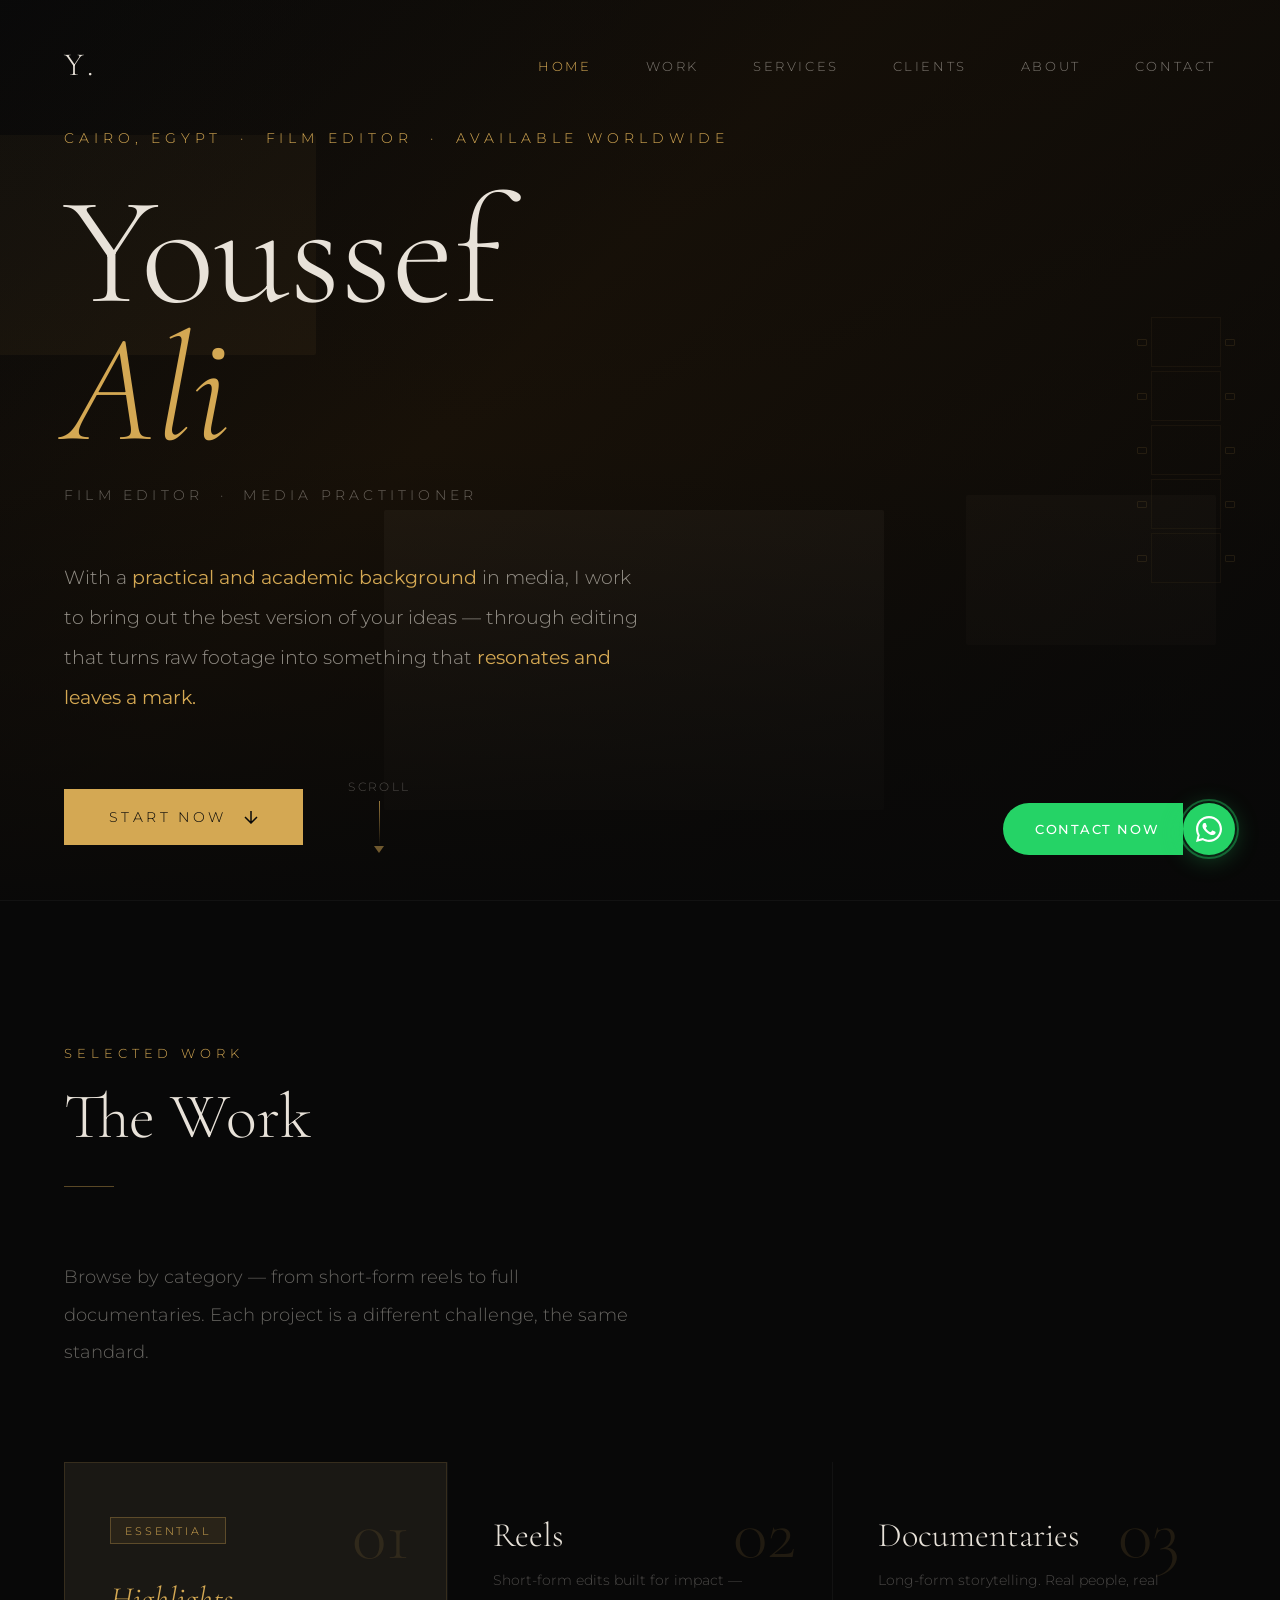
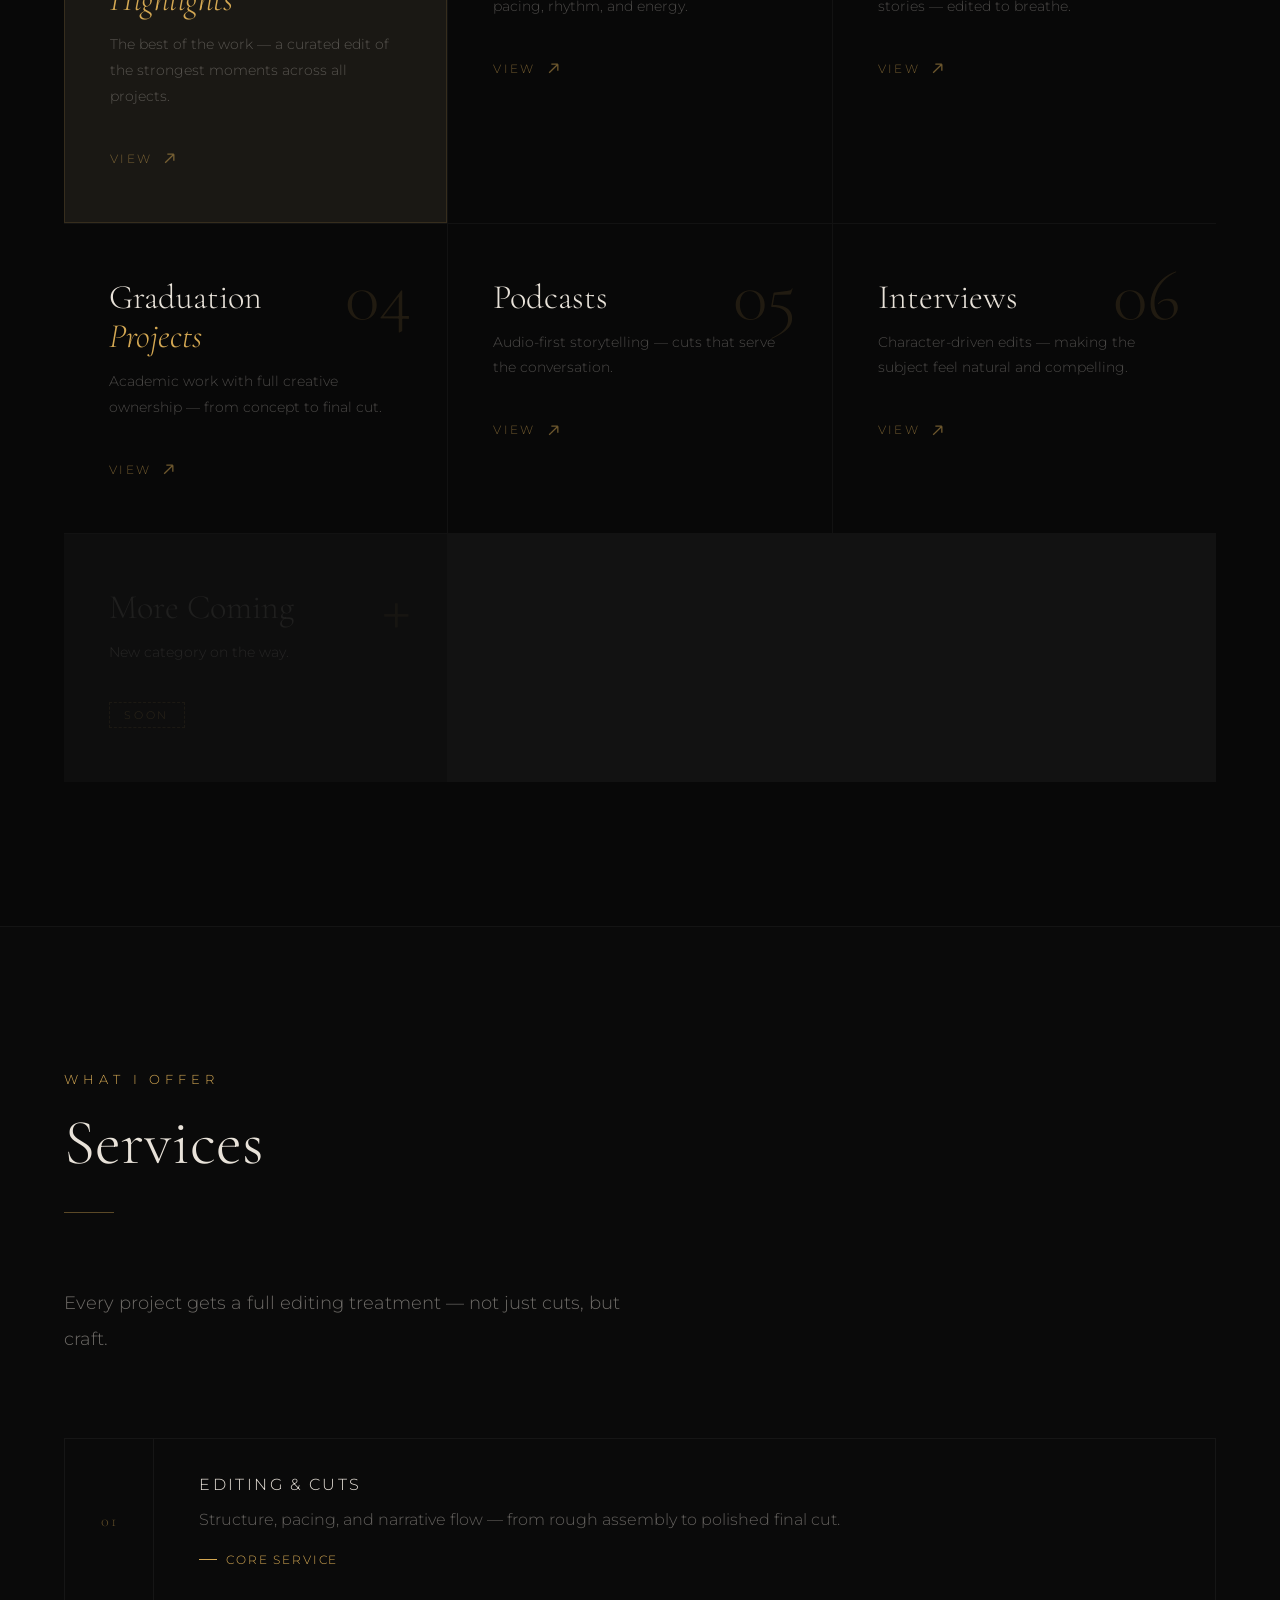
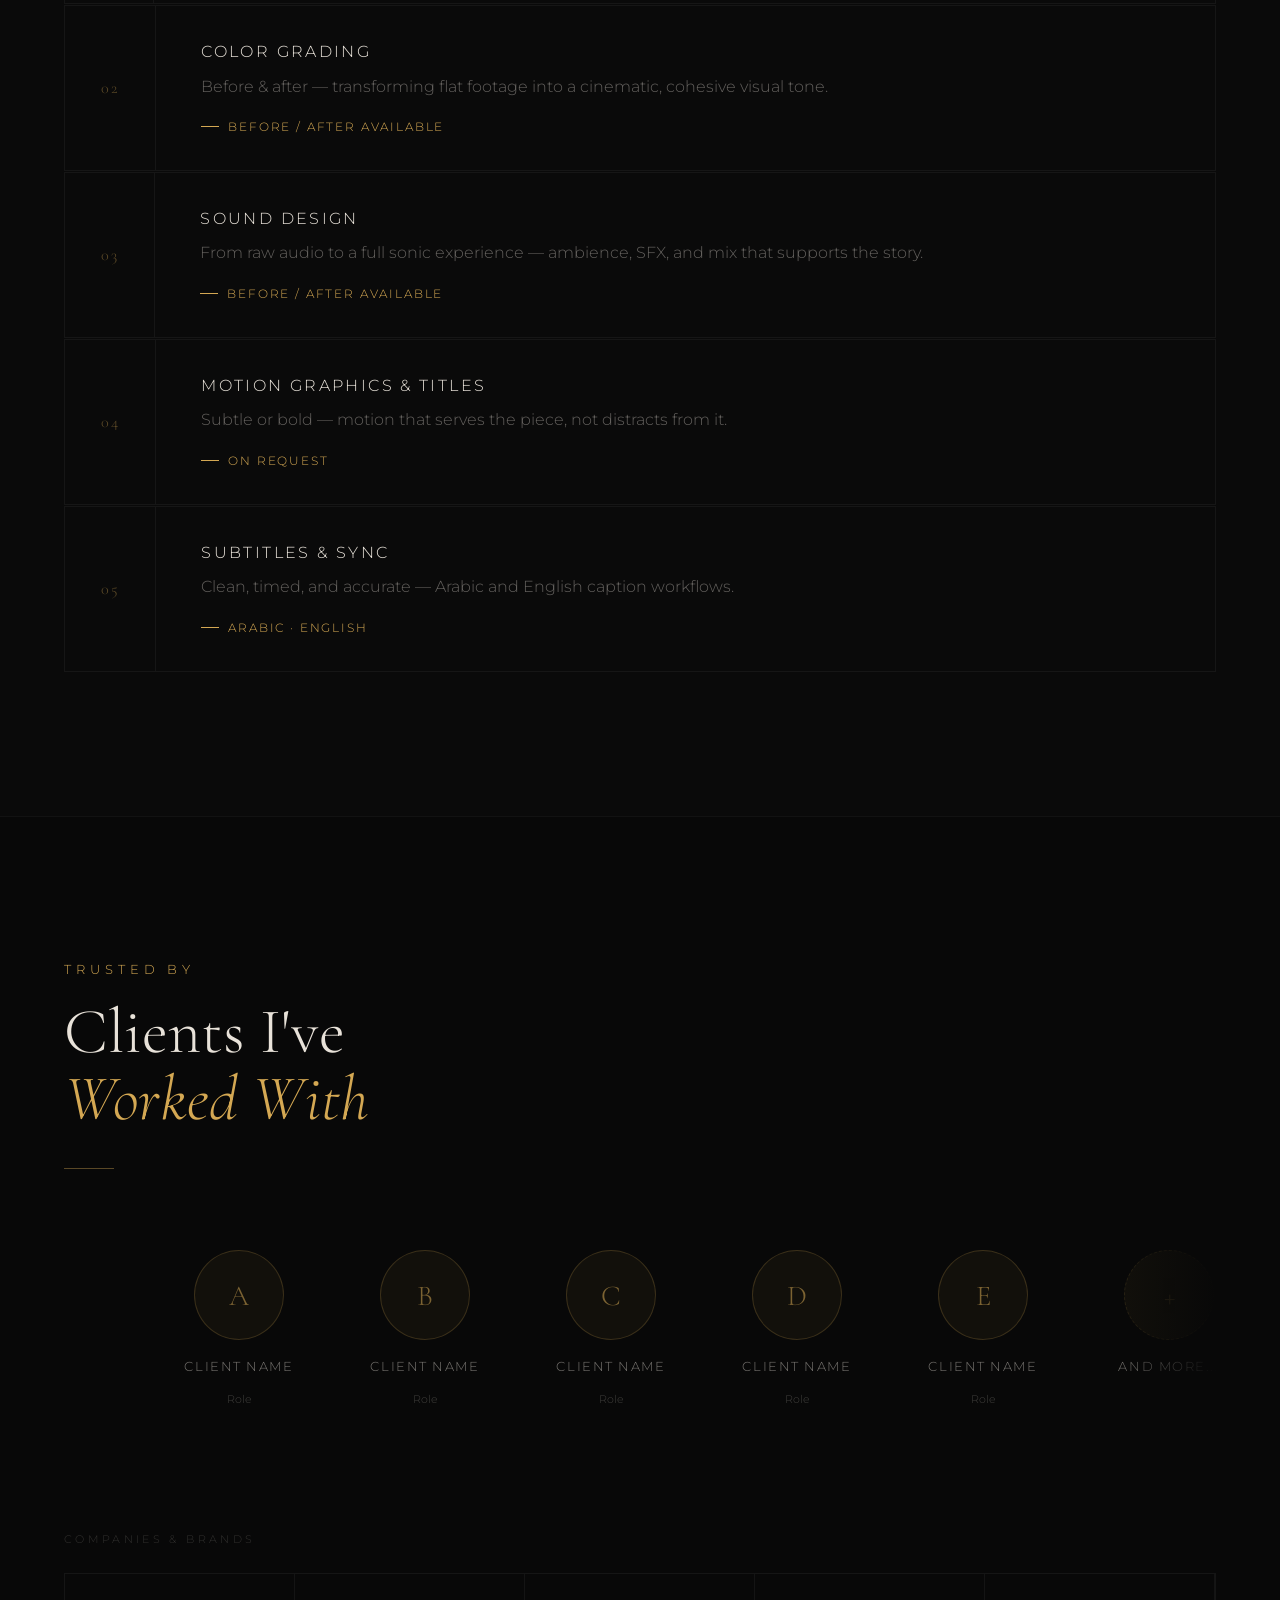
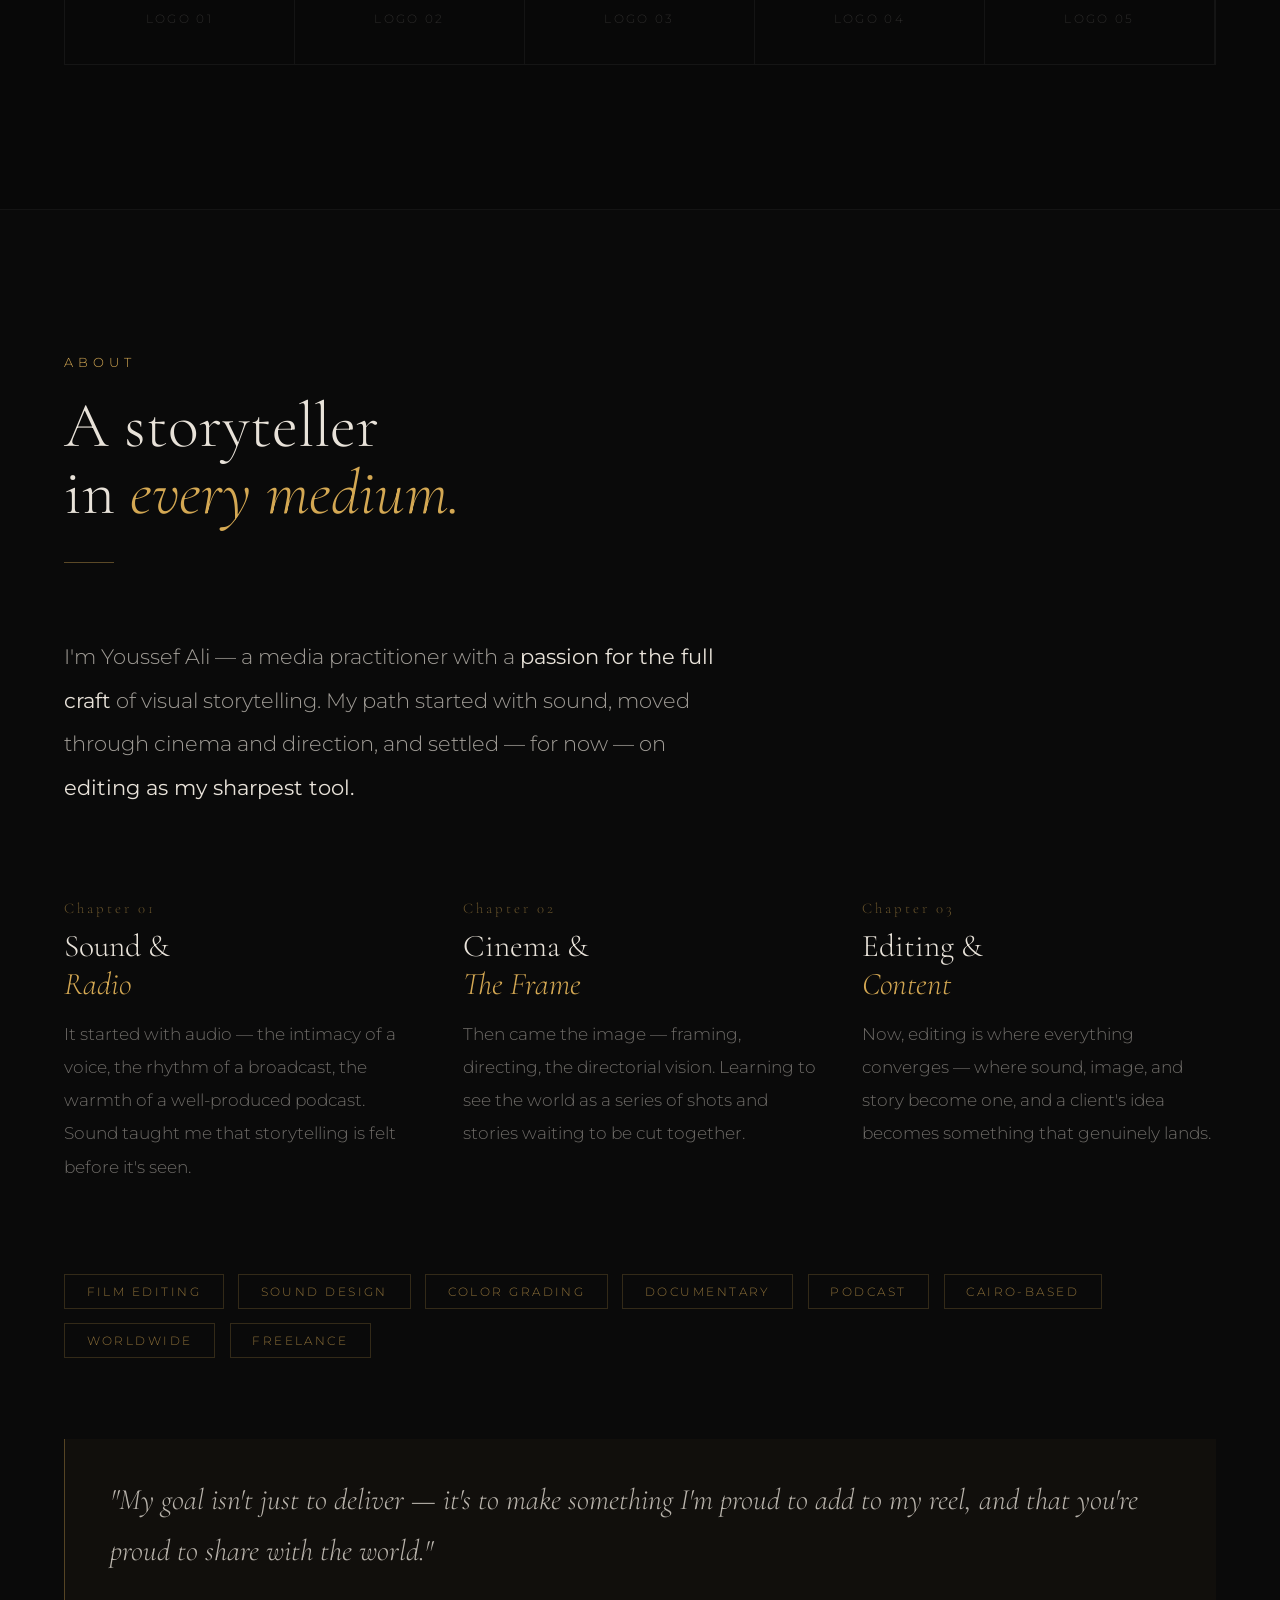
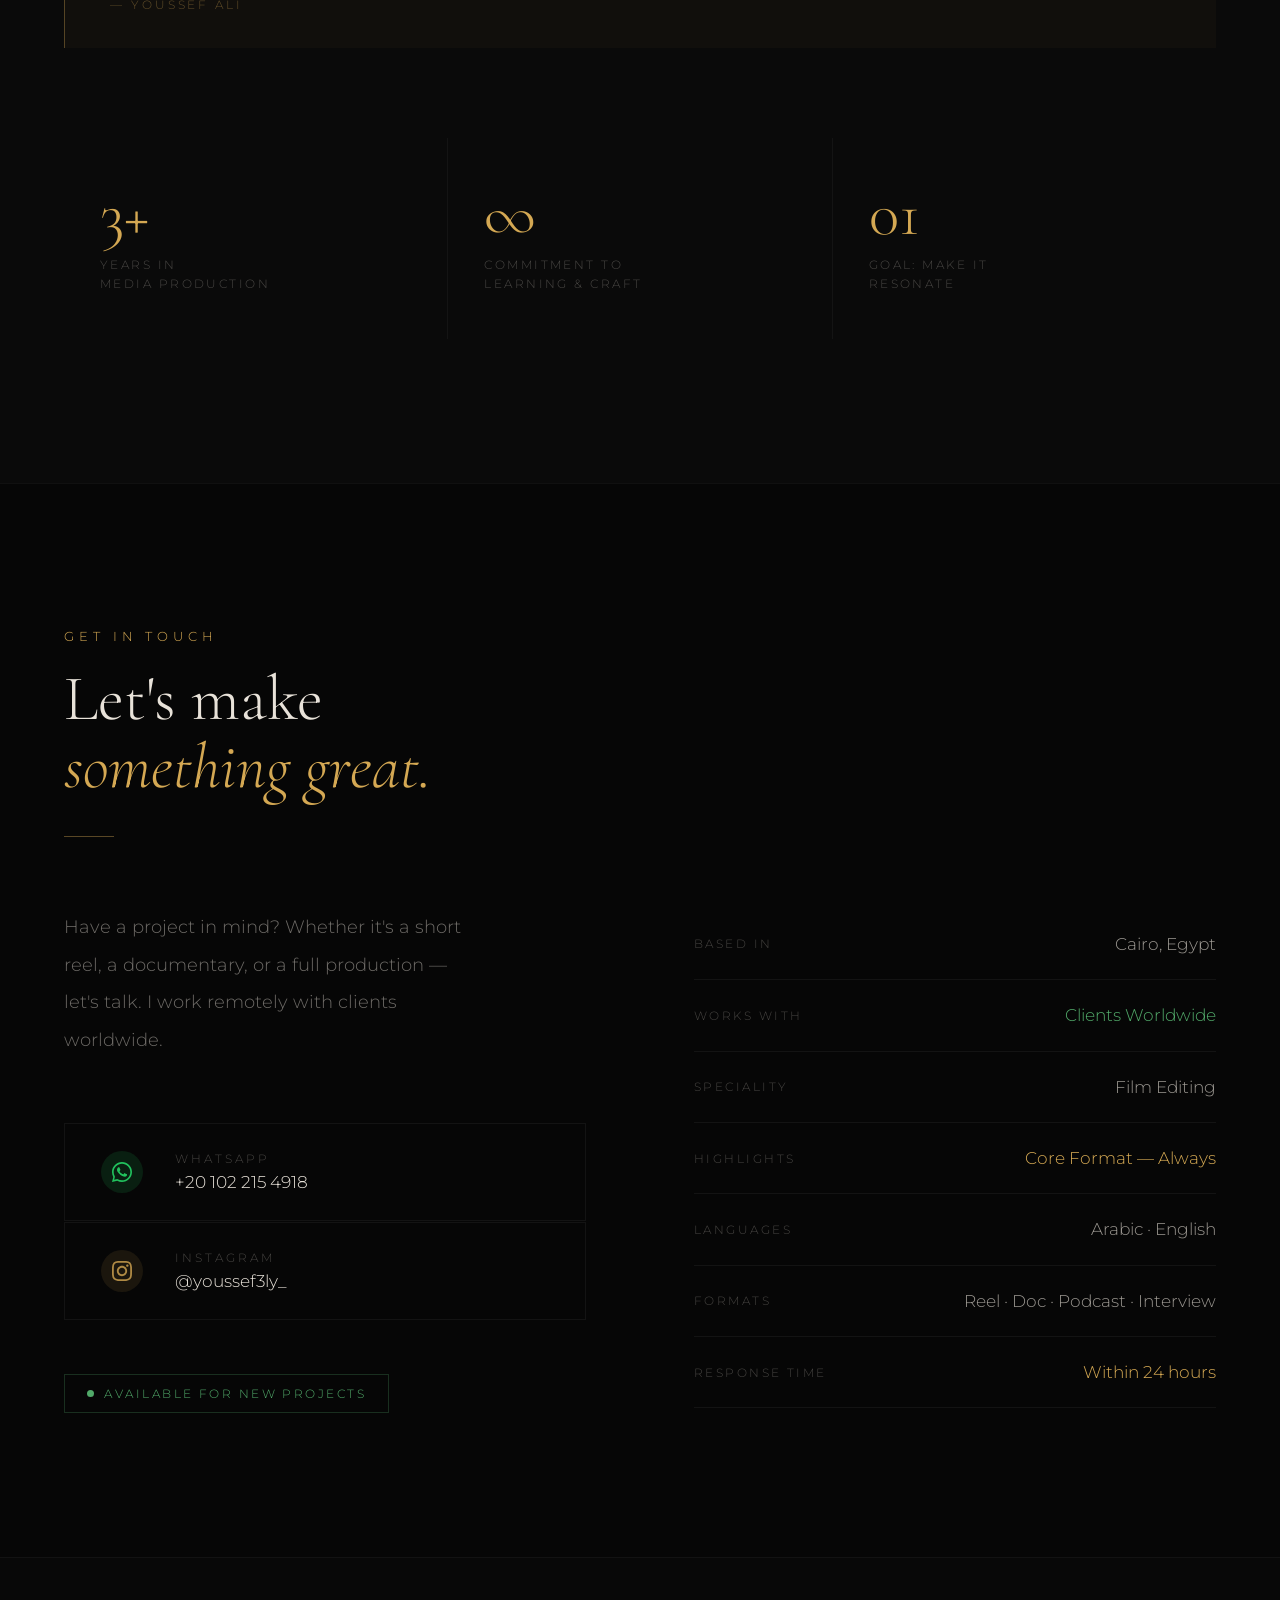
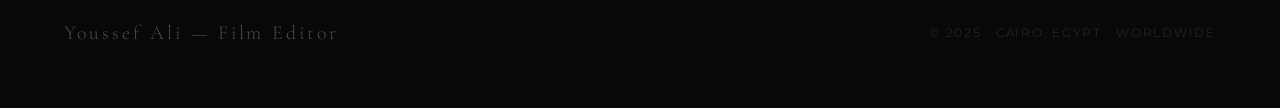
<file: index 02.html>
<!DOCTYPE html>
<html lang="en" dir="ltr">
<head>
  <meta charset="UTF-8" />
  <meta name="viewport" content="width=device-width, initial-scale=1.0" />
  <title>Youssef Ali | Film Editor & Video Editor — Cairo, Egypt</title>
  <meta name="description" content="Youssef Ali is a professional film editor and video editor based in Cairo, Egypt — available worldwide for freelance and hiring." />
  <meta name="keywords" content="film editor, video editor, مونتير, مونتاج, freelance video editor, hire video editor, professional editor Cairo, Egypt video editor, documentary editor, reel editor, podcast editor, color grading, sound design, Youssef Ali, يوسف علي, filmmaker Egypt, media production Cairo, freelance filmmaker, hire editor Egypt, monteur, post production Cairo" />
  <meta name="author" content="Youssef Ali" />
  <meta name="robots" content="index, follow" />
  <meta name="geo.region" content="EG-C" />
  <link rel="canonical" href="https://youssefali.vercel.app/" />
  <meta property="og:type" content="website" />
  <meta property="og:title" content="Youssef Ali | Film Editor — Cairo & Worldwide" />
  <meta property="og:description" content="Professional film editor. Documentaries, reels, podcasts, color grading & sound design. Cairo-based, available worldwide." />
  <script type="application/ld+json">{"@context":"https://schema.org","@type":"Person","name":"Youssef Ali","alternateName":"يوسف علي","jobTitle":"Film Editor","url":"https://youssefali.vercel.app/","telephone":"+201022154918","sameAs":["https://www.instagram.com/youssef3ly_/"],"address":{"@type":"PostalAddress","addressLocality":"Cairo","addressCountry":"EG"}}</script>
  <link rel="preconnect" href="https://fonts.googleapis.com" />
  <link rel="preconnect" href="https://fonts.gstatic.com" crossorigin />
  <link href="https://fonts.googleapis.com/css2?family=Cormorant+Garamond:ital,wght@0,300;0,400;1,300;1,400&family=Montserrat:wght@300;400;500&display=swap" rel="stylesheet" />
  <style>
    *, *::before, *::after { margin: 0; padding: 0; box-sizing: border-box; }
    html { scroll-behavior: smooth; font-size: 18px; }
    body { background: #080808; color: #e8e2d9; font-family: 'Montserrat', sans-serif; font-weight: 300; overflow-x: hidden; }
    .section-label { font-size: 0.72rem; letter-spacing: 0.38em; text-transform: uppercase; color: #d4a853; margin-bottom: 1.2rem; }
    .section-title { font-family: 'Cormorant Garamond', serif; font-size: clamp(2.8rem, 5vw, 4.5rem); font-weight: 300; color: #e8e2d9; line-height: 1.05; }
    .section-title em { font-style: italic; color: #d4a853; }
    .divider { width: 50px; height: 1px; background: rgba(212,168,83,0.4); margin: 2rem 0 4rem; }
    section { padding: 8rem 5vw; }
    #hero { position: relative; height: 100vh; min-height: 700px; display: flex; flex-direction: column; overflow: hidden; padding: 0; }
    .hero-video { position: absolute; inset: 0; z-index: 0; width: 100%; height: 100%; object-fit: cover; opacity: 0.35; }
    .hero-bg { position: absolute; inset: 0; z-index: 0; background: linear-gradient(135deg, #0a0a0a 0%, #1a1208 40%, #080808 100%); }
    .hero-overlay { position: absolute; inset: 0; z-index: 2; background: linear-gradient(to bottom, rgba(8,8,8,0.35) 0%, rgba(8,8,8,0.1) 50%, rgba(8,8,8,0.92) 100%); }
    .reel { position: absolute; z-index: 1; border-radius: 2px; opacity: 0.06; }
    .reel-1 { width: 380px; height: 220px; background: #d4a853; top: 15%; left: -5%; animation: drift1 18s ease-in-out infinite; }
    .reel-2 { width: 250px; height: 150px; background: #8b7355; top: 55%; right: 5%; animation: drift2 22s ease-in-out infinite; }
    .reel-3 { width: 500px; height: 300px; background: #c9b99a; bottom: 10%; left: 30%; animation: drift3 26s ease-in-out infinite; }
    @keyframes drift1 { 0%,100%{transform:translate(0,0) rotate(-2deg)} 50%{transform:translate(30px,-20px) rotate(1deg)} }
    @keyframes drift2 { 0%,100%{transform:translate(0,0) rotate(3deg)} 50%{transform:translate(-20px,15px) rotate(-1deg)} }
    @keyframes drift3 { 0%,100%{transform:translate(0,0) rotate(-1deg)} 50%{transform:translate(15px,-10px) rotate(2deg)} }
    nav { position: relative; z-index: 10; display: flex; justify-content: space-between; align-items: center; padding: 2.5rem 5vw; }
    .nav-logo { font-family: 'Cormorant Garamond', serif; font-size: 1.8rem; font-weight: 300; letter-spacing: 0.15em; color: #e8e2d9; text-decoration: none; }
    .nav-links { display: flex; gap: 3rem; list-style: none; }
    .nav-links a { font-size: 0.72rem; letter-spacing: 0.2em; text-transform: uppercase; color: rgba(232,226,217,0.5); text-decoration: none; transition: color 0.3s; }
    .nav-links a:hover, .nav-links a.active { color: #d4a853; }
    .filmstrip { position: absolute; right: 2.5rem; top: 50%; transform: translateY(-50%); z-index: 3; display: flex; flex-direction: column; gap: 4px; opacity: 0.11; }
    .filmstrip-row { display: flex; gap: 4px; align-items: center; }
    .fs-hole { width: 10px; height: 7px; border: 1px solid #d4a853; border-radius: 1px; }
    .fs-frame { width: 70px; height: 50px; border: 1px solid rgba(212,168,83,0.5); }
    .hero-content { position: relative; z-index: 10; flex: 1; display: flex; flex-direction: column; justify-content: center; padding: 0 5vw 6rem; }
    .hero-eyebrow { font-size: 0.78rem; letter-spacing: 0.35em; text-transform: uppercase; color: #d4a853; margin-bottom: 2rem; opacity: 0; animation: fadeUp 0.8s 0.3s forwards; }
    .hero-name { font-family: 'Cormorant Garamond', serif; font-size: clamp(5rem, 12vw, 10rem); font-weight: 300; line-height: 0.9; color: #e8e2d9; margin-bottom: 1.5rem; opacity: 0; animation: fadeUp 0.8s 0.5s forwards; }
    .hero-name em { font-style: italic; color: #d4a853; }
    .hero-role { font-size: 0.78rem; letter-spacing: 0.3em; text-transform: uppercase; color: rgba(232,226,217,0.4); margin-bottom: 3rem; opacity: 0; animation: fadeUp 0.8s 0.7s forwards; }
    .hero-desc { max-width: 580px; font-size: 1.05rem; line-height: 2.1; color: rgba(232,226,217,0.6); margin-bottom: 3.5rem; opacity: 0; animation: fadeUp 0.8s 0.9s forwards; }
    .hero-desc strong { color: #d4a853; font-weight: 400; }
    .cta-wrap { display: flex; align-items: center; gap: 2.5rem; opacity: 0; animation: fadeUp 0.8s 1.1s forwards; }
    .cta-btn { display: inline-flex; align-items: center; gap: 1rem; font-size: 0.75rem; letter-spacing: 0.25em; text-transform: uppercase; color: #080808; background: #d4a853; padding: 1.1rem 2.5rem; text-decoration: none; transition: background 0.3s; font-family: 'Montserrat', sans-serif; }
    .cta-btn:hover { background: #e8c17a; }
    .cta-arrow { display: flex; flex-direction: column; align-items: center; gap: 0.4rem; }
    .cta-arrow span { font-size: 0.65rem; letter-spacing: 0.2em; text-transform: uppercase; color: rgba(232,226,217,0.3); }
    .arrow-anim { display: flex; flex-direction: column; align-items: center; animation: bounce 2s ease-in-out infinite; }
    .arrow-line { width: 1px; height: 45px; background: linear-gradient(to bottom, rgba(212,168,83,0.7), transparent); }
    .arrow-tip { width: 0; height: 0; border-left: 5px solid transparent; border-right: 5px solid transparent; border-top: 7px solid rgba(212,168,83,0.5); }
    @keyframes fadeUp { from{opacity:0;transform:translateY(30px)} to{opacity:1;transform:translateY(0)} }
    @keyframes bounce { 0%,100%{transform:translateY(0)} 50%{transform:translateY(10px)} }
    #work { border-top: 1px solid rgba(255,255,255,0.04); }
    .work-intro { font-size: 1rem; line-height: 2.1; color: rgba(232,226,217,0.42); max-width: 600px; margin-bottom: 5rem; }
    .categories-grid { display: grid; grid-template-columns: repeat(auto-fill, minmax(300px, 1fr)); gap: 1px; background: rgba(255,255,255,0.04); }
    .cat-card { background: #080808; padding: 3rem 2.5rem; cursor: pointer; transition: background 0.3s; position: relative; overflow: hidden; text-decoration: none; display: block; }
    .cat-card:hover { background: #0d0d0b; }
    .cat-card::after { content:''; position:absolute; bottom:0; left:0; right:0; height:1px; background:linear-gradient(to right, transparent, rgba(212,168,83,0.4), transparent); opacity:0; transition:opacity 0.3s; }
    .cat-card:hover::after { opacity:1; }
    .cat-card.featured { background: rgba(212,168,83,0.04); border: 1px solid rgba(212,168,83,0.15); }
    .cat-badge { display: inline-block; font-size: 0.62rem; letter-spacing: 0.25em; text-transform: uppercase; color: #d4a853; border: 1px solid rgba(212,168,83,0.3); padding: 0.3rem 0.8rem; margin-bottom: 2rem; }
    .cat-badge.essential { background: rgba(212,168,83,0.08); }
    .cat-num { font-family: 'Cormorant Garamond', serif; font-size: 4rem; font-weight: 300; color: rgba(212,168,83,0.12); line-height: 1; position: absolute; top: 2rem; right: 2rem; }
    .cat-title { font-family: 'Cormorant Garamond', serif; font-size: 1.9rem; font-weight: 300; color: #e8e2d9; margin-bottom: 0.7rem; line-height: 1.15; }
    .cat-title em { font-style: italic; color: #d4a853; }
    .cat-sub { font-size: 0.8rem; color: rgba(232,226,217,0.3); line-height: 1.8; margin-bottom: 2rem; }
    .cat-arrow { display: inline-flex; align-items: center; gap: 0.6rem; font-size: 0.65rem; letter-spacing: 0.2em; text-transform: uppercase; color: rgba(212,168,83,0.5); transition: color 0.3s, gap 0.3s; }
    .cat-card:hover .cat-arrow { color: #d4a853; gap: 0.9rem; }
    .cat-arrow svg { width: 13px; height: 13px; }
    .cat-card.soon { opacity: 0.35; cursor: default; }
    .cat-card.soon:hover { background: #080808; }
    .soon-tag { font-size: 0.6rem; letter-spacing: 0.25em; text-transform: uppercase; color: rgba(212,168,83,0.4); border: 1px dashed rgba(212,168,83,0.2); padding: 0.3rem 0.8rem; display: inline-block; }
    #services { background: #0a0a0a; border-top: 1px solid rgba(255,255,255,0.04); }
    .services-intro { max-width: 580px; font-size: 1rem; line-height: 2; color: rgba(232,226,217,0.45); margin-bottom: 4.5rem; }
    .services-list { display: flex; flex-direction: column; gap: 1px; }
    .service-item { display: flex; align-items: stretch; border: 1px solid rgba(255,255,255,0.05); transition: border-color 0.3s; }
    .service-item:hover { border-color: rgba(212,168,83,0.2); }
    .service-num { padding: 2rem; font-family: 'Cormorant Garamond', serif; font-size: 0.9rem; color: rgba(212,168,83,0.4); letter-spacing: 0.1em; border-right: 1px solid rgba(255,255,255,0.05); display: flex; align-items: center; min-width: 70px; justify-content: center; }
    .service-body { padding: 2rem 2.5rem; flex: 1; }
    .service-name { font-size: 0.88rem; letter-spacing: 0.15em; text-transform: uppercase; color: #e8e2d9; margin-bottom: 0.6rem; }
    .service-desc { font-size: 0.9rem; color: rgba(232,226,217,0.4); line-height: 1.8; }
    .service-tag { display: inline-flex; align-items: center; gap: 0.5rem; font-size: 0.68rem; letter-spacing: 0.15em; text-transform: uppercase; color: #d4a853; margin-top: 1rem; }
    .service-tag::before { content:''; display:block; width:18px; height:1px; background:#d4a853; }
    #clients { border-top: 1px solid rgba(255,255,255,0.04); }
    .people-scroll-wrap { position: relative; overflow: hidden; margin-bottom: 5rem; }
    .people-scroll-wrap::before, .people-scroll-wrap::after { content:''; position:absolute; top:0; bottom:0; width:100px; z-index:2; pointer-events:none; }
    .people-scroll-wrap::before { left:0; background:linear-gradient(to right, #080808, transparent); }
    .people-scroll-wrap::after { right:0; background:linear-gradient(to left, #080808, transparent); }
    .people-track { display:flex; gap:2rem; overflow-x:auto; padding:0.5rem 100px 2rem; scroll-behavior:smooth; scrollbar-width:none; }
    .people-track::-webkit-scrollbar { display:none; }
    .person-card { flex:0 0 150px; display:flex; flex-direction:column; align-items:center; gap:1rem; }
    .person-avatar { width:90px; height:90px; border-radius:50%; border:1px solid rgba(212,168,83,0.2); background:rgba(212,168,83,0.05); display:flex; align-items:center; justify-content:center; transition:border-color 0.3s; overflow:hidden; }
    .person-card:hover .person-avatar { border-color:rgba(212,168,83,0.55); }
    .person-avatar img { width:100%; height:100%; object-fit:cover; }
    .person-initials { font-family:'Cormorant Garamond',serif; font-size:1.6rem; font-weight:300; color:rgba(212,168,83,0.55); }
    .person-name { font-size:0.72rem; letter-spacing:0.12em; text-transform:uppercase; color:rgba(232,226,217,0.5); text-align:center; }
    .person-role { font-size:0.63rem; color:rgba(232,226,217,0.25); text-align:center; }
    .person-card.add-card .person-avatar { border-style:dashed; border-color:rgba(212,168,83,0.12); }
    .person-card.add-card .person-initials { opacity:0.3; }
    .logos-label { font-size:0.62rem; letter-spacing:0.3em; text-transform:uppercase; color:rgba(232,226,217,0.18); margin-bottom:1.5rem; }
    .logos-strip { display:flex; flex-wrap:wrap; border:1px solid rgba(255,255,255,0.05); }
    .logo-slot { flex:1 1 180px; min-width:150px; height:90px; border-right:1px solid rgba(255,255,255,0.05); display:flex; align-items:center; justify-content:center; transition:background 0.3s; }
    .logo-slot:hover { background:rgba(212,168,83,0.04); }
    .logo-placeholder { font-size:0.65rem; letter-spacing:0.2em; text-transform:uppercase; color:rgba(232,226,217,0.16); }
    .logo-placeholder.has-logo { color:rgba(232,226,217,0.5); font-size:0.9rem; font-family:'Cormorant Garamond',serif; }
    #about { background: #0a0a0a; border-top: 1px solid rgba(255,255,255,0.04); }
    .about-intro { font-size: 1.15rem; line-height: 2.1; color: rgba(232,226,217,0.68); max-width: 680px; margin-bottom: 5rem; }
    .about-intro strong { color: #e8e2d9; font-weight: 400; }
    .chapters { display: grid; grid-template-columns: repeat(auto-fill, minmax(260px, 1fr)); gap: 2.5rem; margin-bottom: 5rem; }
    .chapter { opacity: 0; animation: fadeUp 0.7s forwards; }
    .chapter:nth-child(1){animation-delay:.1s} .chapter:nth-child(2){animation-delay:.25s} .chapter:nth-child(3){animation-delay:.4s}
    .chapter-num { font-family:'Cormorant Garamond',serif; font-size:0.82rem; letter-spacing:0.2em; color:rgba(212,168,83,0.45); margin-bottom:0.6rem; }
    .chapter-title { font-family:'Cormorant Garamond',serif; font-size:1.75rem; font-weight:300; color:#e8e2d9; margin-bottom:0.8rem; line-height:1.2; }
    .chapter-title em { font-style:italic; color:#d4a853; }
    .chapter-text { font-size:0.92rem; line-height:2; color:rgba(232,226,217,0.45); }
    .traits { display:flex; flex-wrap:wrap; gap:0.8rem; margin-bottom:4.5rem; }
    .trait { font-size:0.68rem; letter-spacing:0.2em; text-transform:uppercase; color:rgba(212,168,83,0.65); border:1px solid rgba(212,168,83,0.2); padding:0.5rem 1.2rem; }
    .philosophy { border-left:1px solid rgba(212,168,83,0.35); padding:2rem 2.5rem; margin-bottom:5rem; background:rgba(212,168,83,0.03); }
    .phil-text { font-family:'Cormorant Garamond',serif; font-size:1.65rem; font-style:italic; font-weight:300; line-height:1.7; color:rgba(232,226,217,0.78); }
    .phil-attr { font-size:0.65rem; letter-spacing:0.25em; text-transform:uppercase; color:rgba(212,168,83,0.4); margin-top:1.2rem; }
    .numbers-row { display:grid; grid-template-columns:repeat(3,1fr); gap:1px; background:rgba(255,255,255,0.04); }
    .num-block { background:#0a0a0a; padding:2.5rem 2rem; }
    .num-val { font-family:'Cormorant Garamond',serif; font-size:3.5rem; font-weight:300; color:#d4a853; line-height:1; margin-bottom:0.5rem; }
    .num-label { font-size:0.68rem; letter-spacing:0.2em; text-transform:uppercase; color:rgba(232,226,217,0.28); line-height:1.6; }
    #contact { background: #060606; border-top: 1px solid rgba(255,255,255,0.04); }
    .contact-grid { display:grid; grid-template-columns:1fr 1fr; gap:6rem; align-items:start; }
    .contact-intro { font-size:1rem; line-height:2.1; color:rgba(232,226,217,0.45); max-width:420px; margin-bottom:3.5rem; }
    .contact-links { display:flex; flex-direction:column; gap:1px; }
    .contact-link { display:flex; align-items:center; gap:1.8rem; padding:1.5rem 2rem; border:1px solid rgba(255,255,255,0.05); text-decoration:none; transition:border-color 0.3s, background 0.3s; }
    .contact-link:hover { border-color:rgba(212,168,83,0.3); background:rgba(212,168,83,0.03); }
    .cl-icon { width:42px; height:42px; border-radius:50%; display:flex; align-items:center; justify-content:center; flex-shrink:0; }
    .cl-icon.wa { background:rgba(37,211,102,0.12); }
    .cl-icon.ig { background:rgba(212,168,83,0.1); }
    .cl-icon svg { width:20px; height:20px; }
    .cl-platform { font-size:0.65rem; letter-spacing:0.25em; text-transform:uppercase; color:rgba(232,226,217,0.28); margin-bottom:0.25rem; }
    .cl-handle { font-size:0.95rem; font-weight:300; color:#e8e2d9; }
    .availability-badge { display:inline-flex; align-items:center; gap:0.6rem; font-size:0.68rem; letter-spacing:0.2em; text-transform:uppercase; color:rgba(100,210,130,0.8); border:1px solid rgba(100,210,130,0.2); padding:0.6rem 1.2rem; margin-top:3rem; }
    .avail-dot { width:7px; height:7px; border-radius:50%; background:rgba(100,210,130,0.8); animation:pulse 2s ease-in-out infinite; }
    @keyframes pulse { 0%,100%{opacity:1} 50%{opacity:0.4} }
    .info-row { display:flex; justify-content:space-between; align-items:center; padding:1.4rem 0; border-bottom:1px solid rgba(255,255,255,0.05); }
    .info-key { font-size:0.68rem; letter-spacing:0.2em; text-transform:uppercase; color:rgba(232,226,217,0.28); }
    .info-val { font-size:0.92rem; color:rgba(232,226,217,0.65); }
    .info-val.gold { color:#d4a853; }
    .info-val.green { color:rgba(100,210,130,0.8); }
    footer { padding: 3.5rem 5vw; border-top: 1px solid rgba(255,255,255,0.04); display: flex; justify-content: space-between; align-items: center; }
    .footer-name { font-family:'Cormorant Garamond',serif; font-size:1.1rem; font-weight:300; letter-spacing:0.15em; color:rgba(232,226,217,0.3); }
    .footer-copy { font-size:0.65rem; letter-spacing:0.15em; text-transform:uppercase; color:rgba(232,226,217,0.18); }
    /* WHATSAPP ANIMATED */
    .wa-wrap { position: fixed; bottom: 2.5rem; right: 2.5rem; z-index: 1000; display: flex; align-items: center; }
    .wa-label { background: #25D366; color: white; font-family: 'Montserrat', sans-serif; font-size: 0.7rem; font-weight: 500; letter-spacing: 0.12em; text-transform: uppercase; padding: 0 1.5rem 0 1.8rem; height: 52px; display: flex; align-items: center; border-radius: 26px 0 0 26px; white-space: nowrap; max-width: 0; overflow: hidden; opacity: 0; transition: max-width 0.5s cubic-bezier(0.4,0,0.2,1), opacity 0.4s ease, padding 0.5s ease; text-decoration: none; }
    .wa-wrap:hover .wa-label, .wa-wrap.open .wa-label { max-width: 180px; opacity: 1; padding: 0 1.5rem 0 1.8rem; }
    .wa-btn { width: 52px; height: 52px; background: #25D366; border-radius: 50%; display: flex; align-items: center; justify-content: center; text-decoration: none; box-shadow: 0 4px 24px rgba(37,211,102,0.3); transition: transform 0.3s; flex-shrink: 0; position: relative; z-index: 1; }
    .wa-btn:hover { transform: scale(1.08); }
    .wa-btn svg { width: 26px; height: 26px; fill: white; }
    .wa-btn::before { content:''; position:absolute; inset:-4px; border-radius:50%; border:2px solid rgba(37,211,102,0.4); animation:ring 2.5s ease-out infinite; }
    @keyframes ring { 0%{transform:scale(1);opacity:0.6} 70%{transform:scale(1.45);opacity:0} 100%{transform:scale(1.45);opacity:0} }
    .seo-only { position:absolute; width:1px; height:1px; overflow:hidden; clip:rect(0,0,0,0); white-space:nowrap; }
  </style>
</head>
<body>
<div class="seo-only" aria-hidden="true">Youssef Ali professional film editor video editor Cairo Egypt freelance hire worldwide مونتير يوسف علي مونتاج فيديو</div>

<!-- HERO -->
<section id="hero">
  <!-- لإضافة فيديو: احذف div.hero-bg وأضف:
  <video class="hero-video" autoplay muted loop playsinline>
    <source src="YOUR-VIDEO-NAME.mp4" type="video/mp4">
  </video>
  -->
  <div class="hero-bg"></div>
  <div class="hero-overlay"></div>
  <div class="reel reel-1"></div><div class="reel reel-2"></div><div class="reel reel-3"></div>
  <div class="filmstrip" aria-hidden="true">
    <div class="filmstrip-row"><div class="fs-hole"></div><div class="fs-frame"></div><div class="fs-hole"></div></div>
    <div class="filmstrip-row"><div class="fs-hole"></div><div class="fs-frame"></div><div class="fs-hole"></div></div>
    <div class="filmstrip-row"><div class="fs-hole"></div><div class="fs-frame"></div><div class="fs-hole"></div></div>
    <div class="filmstrip-row"><div class="fs-hole"></div><div class="fs-frame"></div><div class="fs-hole"></div></div>
    <div class="filmstrip-row"><div class="fs-hole"></div><div class="fs-frame"></div><div class="fs-hole"></div></div>
  </div>
  <nav>
    <a href="#hero" class="nav-logo">Y.</a>
    <ul class="nav-links">
      <li><a href="#hero" class="active">Home</a></li>
      <li><a href="#work">Work</a></li>
      <li><a href="#services">Services</a></li>
      <li><a href="#clients">Clients</a></li>
      <li><a href="#about">About</a></li>
      <li><a href="#contact">Contact</a></li>
    </ul>
  </nav>
  <div class="hero-content">
    <p class="hero-eyebrow">Cairo, Egypt &nbsp;·&nbsp; Film Editor &nbsp;·&nbsp; Available Worldwide</p>
    <h1 class="hero-name">Youssef<br><em>Ali</em></h1>
    <p class="hero-role">Film Editor &nbsp;·&nbsp; Media Practitioner</p>
    <p class="hero-desc">With a <strong>practical and academic background</strong> in media, I work to bring out the best version of your ideas — through editing that turns raw footage into something that <strong>resonates and leaves a mark.</strong></p>
    <div class="cta-wrap">
      <a href="#work" class="cta-btn">Start Now <svg width="14" height="14" viewBox="0 0 14 14" fill="none"><path d="M7 1v12M1 7l6 6 6-6" stroke="currentColor" stroke-width="1.5"/></svg></a>
      <div class="cta-arrow" aria-hidden="true"><span>Scroll</span><div class="arrow-anim"><div class="arrow-line"></div><div class="arrow-tip"></div></div></div>
    </div>
  </div>
</section>

<!-- WORK -->
<section id="work">
  <p class="section-label">Selected Work</p>
  <h2 class="section-title">The Work</h2>
  <div class="divider"></div>
  <p class="work-intro">Browse by category — from short-form reels to full documentaries. Each project is a different challenge, the same standard.</p>
  <div class="categories-grid">
    <a class="cat-card featured" href="#"><span class="cat-badge essential">Essential</span><div class="cat-num">01</div><div class="cat-title"><em>Highlights</em></div><div class="cat-sub">The best of the work — a curated edit of the strongest moments across all projects.</div><div class="cat-arrow">View <svg viewBox="0 0 12 12" fill="none"><path d="M2 10L10 2M10 2H4M10 2v6" stroke="currentColor" stroke-width="1.2"/></svg></div></a>
    <a class="cat-card" href="#"><div class="cat-num">02</div><div class="cat-title">Reels</div><div class="cat-sub">Short-form edits built for impact — pacing, rhythm, and energy.</div><div class="cat-arrow">View <svg viewBox="0 0 12 12" fill="none"><path d="M2 10L10 2M10 2H4M10 2v6" stroke="currentColor" stroke-width="1.2"/></svg></div></a>
    <a class="cat-card" href="#"><div class="cat-num">03</div><div class="cat-title">Documentaries</div><div class="cat-sub">Long-form storytelling. Real people, real stories — edited to breathe.</div><div class="cat-arrow">View <svg viewBox="0 0 12 12" fill="none"><path d="M2 10L10 2M10 2H4M10 2v6" stroke="currentColor" stroke-width="1.2"/></svg></div></a>
    <a class="cat-card" href="#"><div class="cat-num">04</div><div class="cat-title">Graduation<br><em>Projects</em></div><div class="cat-sub">Academic work with full creative ownership — from concept to final cut.</div><div class="cat-arrow">View <svg viewBox="0 0 12 12" fill="none"><path d="M2 10L10 2M10 2H4M10 2v6" stroke="currentColor" stroke-width="1.2"/></svg></div></a>
    <a class="cat-card" href="#"><div class="cat-num">05</div><div class="cat-title">Podcasts</div><div class="cat-sub">Audio-first storytelling — cuts that serve the conversation.</div><div class="cat-arrow">View <svg viewBox="0 0 12 12" fill="none"><path d="M2 10L10 2M10 2H4M10 2v6" stroke="currentColor" stroke-width="1.2"/></svg></div></a>
    <a class="cat-card" href="#"><div class="cat-num">06</div><div class="cat-title">Interviews</div><div class="cat-sub">Character-driven edits — making the subject feel natural and compelling.</div><div class="cat-arrow">View <svg viewBox="0 0 12 12" fill="none"><path d="M2 10L10 2M10 2H4M10 2v6" stroke="currentColor" stroke-width="1.2"/></svg></div></a>
    <div class="cat-card soon"><div class="cat-num">+</div><div class="cat-title" style="color:rgba(232,226,217,0.22)">More Coming</div><div class="cat-sub">New category on the way.</div><span class="soon-tag">Soon</span></div>
  </div>
</section>

<!-- SERVICES -->
<section id="services">
  <p class="section-label">What I Offer</p>
  <h2 class="section-title">Services</h2>
  <div class="divider"></div>
  <p class="services-intro">Every project gets a full editing treatment — not just cuts, but craft.</p>
  <div class="services-list">
    <div class="service-item"><div class="service-num">01</div><div class="service-body"><div class="service-name">Editing & Cuts</div><div class="service-desc">Structure, pacing, and narrative flow — from rough assembly to polished final cut.</div><div class="service-tag">Core service</div></div></div>
    <div class="service-item"><div class="service-num">02</div><div class="service-body"><div class="service-name">Color Grading</div><div class="service-desc">Before &amp; after — transforming flat footage into a cinematic, cohesive visual tone.</div><div class="service-tag">Before / After available</div></div></div>
    <div class="service-item"><div class="service-num">03</div><div class="service-body"><div class="service-name">Sound Design</div><div class="service-desc">From raw audio to a full sonic experience — ambience, SFX, and mix that supports the story.</div><div class="service-tag">Before / After available</div></div></div>
    <div class="service-item"><div class="service-num">04</div><div class="service-body"><div class="service-name">Motion Graphics & Titles</div><div class="service-desc">Subtle or bold — motion that serves the piece, not distracts from it.</div><div class="service-tag">On request</div></div></div>
    <div class="service-item"><div class="service-num">05</div><div class="service-body"><div class="service-name">Subtitles & Sync</div><div class="service-desc">Clean, timed, and accurate — Arabic and English caption workflows.</div><div class="service-tag">Arabic · English</div></div></div>
  </div>
</section>

<!-- CLIENTS -->
<section id="clients">
  <p class="section-label">Trusted By</p>
  <h2 class="section-title">Clients I've<br><em>Worked With</em></h2>
  <div class="divider"></div>
  <div class="people-scroll-wrap">
    <div class="people-track">
      <div class="person-card"><div class="person-avatar"><span class="person-initials">A</span></div><div class="person-name">Client Name</div><div class="person-role">Role</div></div>
      <div class="person-card"><div class="person-avatar"><span class="person-initials">B</span></div><div class="person-name">Client Name</div><div class="person-role">Role</div></div>
      <div class="person-card"><div class="person-avatar"><span class="person-initials">C</span></div><div class="person-name">Client Name</div><div class="person-role">Role</div></div>
      <div class="person-card"><div class="person-avatar"><span class="person-initials">D</span></div><div class="person-name">Client Name</div><div class="person-role">Role</div></div>
      <div class="person-card"><div class="person-avatar"><span class="person-initials">E</span></div><div class="person-name">Client Name</div><div class="person-role">Role</div></div>
      <div class="person-card add-card"><div class="person-avatar"><span class="person-initials">+</span></div><div class="person-name">And more...</div></div>
    </div>
  </div>
  <p class="logos-label">Companies & Brands</p>
  <div class="logos-strip">
    <div class="logo-slot"><span class="logo-placeholder">Logo 01</span></div>
    <div class="logo-slot"><span class="logo-placeholder">Logo 02</span></div>
    <div class="logo-slot"><span class="logo-placeholder">Logo 03</span></div>
    <div class="logo-slot"><span class="logo-placeholder">Logo 04</span></div>
    <div class="logo-slot"><span class="logo-placeholder">Logo 05</span></div>
  </div>
</section>

<!-- ABOUT -->
<section id="about">
  <p class="section-label">About</p>
  <h2 class="section-title">A storyteller<br>in <em>every medium.</em></h2>
  <div class="divider"></div>
  <p class="about-intro">I'm Youssef Ali — a media practitioner with a <strong>passion for the full craft</strong> of visual storytelling. My path started with sound, moved through cinema and direction, and settled — for now — on <strong>editing as my sharpest tool.</strong></p>
  <div class="chapters">
    <div class="chapter"><div class="chapter-num">Chapter 01</div><div class="chapter-title">Sound &amp;<br><em>Radio</em></div><div class="chapter-text">It started with audio — the intimacy of a voice, the rhythm of a broadcast, the warmth of a well-produced podcast. Sound taught me that storytelling is felt before it's seen.</div></div>
    <div class="chapter"><div class="chapter-num">Chapter 02</div><div class="chapter-title">Cinema &amp;<br><em>The Frame</em></div><div class="chapter-text">Then came the image — framing, directing, the directorial vision. Learning to see the world as a series of shots and stories waiting to be cut together.</div></div>
    <div class="chapter"><div class="chapter-num">Chapter 03</div><div class="chapter-title">Editing &amp;<br><em>Content</em></div><div class="chapter-text">Now, editing is where everything converges — where sound, image, and story become one, and a client's idea becomes something that genuinely lands.</div></div>
  </div>
  <div class="traits"><span class="trait">Film Editing</span><span class="trait">Sound Design</span><span class="trait">Color Grading</span><span class="trait">Documentary</span><span class="trait">Podcast</span><span class="trait">Cairo-Based</span><span class="trait">Worldwide</span><span class="trait">Freelance</span></div>
  <div class="philosophy"><p class="phil-text">"My goal isn't just to deliver — it's to make something I'm proud to add to my reel, and that you're proud to share with the world."</p><p class="phil-attr">— Youssef Ali</p></div>
  <div class="numbers-row">
    <div class="num-block"><div class="num-val">3+</div><div class="num-label">Years in<br>media production</div></div>
    <div class="num-block"><div class="num-val">∞</div><div class="num-label">Commitment to<br>learning & craft</div></div>
    <div class="num-block"><div class="num-val">01</div><div class="num-label">Goal: make it<br>resonate</div></div>
  </div>
</section>

<!-- CONTACT -->
<section id="contact">
  <p class="section-label">Get In Touch</p>
  <h2 class="section-title">Let's make<br><em>something great.</em></h2>
  <div class="divider"></div>
  <div class="contact-grid">
    <div>
      <p class="contact-intro">Have a project in mind? Whether it's a short reel, a documentary, or a full production — let's talk. I work remotely with clients worldwide.</p>
      <div class="contact-links">
        <a href="https://wa.me/201022154918" class="contact-link" target="_blank" rel="noopener">
          <div class="cl-icon wa"><svg viewBox="0 0 24 24" fill="rgba(37,211,102,0.9)"><path d="M17.472 14.382c-.297-.149-1.758-.867-2.03-.967-.273-.099-.471-.148-.67.15-.197.297-.767.966-.94 1.164-.173.199-.347.223-.644.075-.297-.15-1.255-.463-2.39-1.475-.883-.788-1.48-1.761-1.653-2.059-.173-.297-.018-.458.13-.606.134-.133.298-.347.446-.52.149-.174.198-.298.298-.497.099-.198.05-.371-.025-.52-.075-.149-.669-1.612-.916-2.207-.242-.579-.487-.5-.669-.51-.173-.008-.371-.01-.57-.01-.198 0-.52.074-.792.372-.272.297-1.04 1.016-1.04 2.479 0 1.462 1.065 2.875 1.213 3.074.149.198 2.096 3.2 5.077 4.487.709.306 1.262.489 1.694.625.712.227 1.36.195 1.871.118.571-.085 1.758-.719 2.006-1.413.248-.694.248-1.289.173-1.413-.074-.124-.272-.198-.57-.347z"/><path d="M12 0C5.373 0 0 5.373 0 12c0 2.124.557 4.126 1.532 5.864L0 24l6.281-1.507A11.948 11.948 0 0012 24c6.627 0 12-5.373 12-12S18.627 0 12 0zm0 22c-1.885 0-3.654-.496-5.19-1.367l-.371-.22-3.851.924.957-3.735-.241-.386A9.95 9.95 0 012 12C2 6.477 6.477 2 12 2s10 4.477 10 10-4.477 10-10 10z"/></svg></div>
          <div><div class="cl-platform">WhatsApp</div><div class="cl-handle">+20 102 215 4918</div></div>
        </a>
        <a href="https://www.instagram.com/youssef3ly_/" class="contact-link" target="_blank" rel="noopener">
          <div class="cl-icon ig"><svg viewBox="0 0 24 24" fill="rgba(212,168,83,0.8)"><path d="M12 2.163c3.204 0 3.584.012 4.85.07 3.252.148 4.771 1.691 4.919 4.919.058 1.265.069 1.645.069 4.849 0 3.205-.012 3.584-.069 4.849-.149 3.225-1.664 4.771-4.919 4.919-1.266.058-1.644.07-4.85.07-3.204 0-3.584-.012-4.849-.07-3.26-.149-4.771-1.699-4.919-4.92-.058-1.265-.07-1.644-.07-4.849 0-3.204.013-3.583.07-4.849.149-3.227 1.664-4.771 4.919-4.919 1.266-.057 1.645-.069 4.849-.069zm0-2.163c-3.259 0-3.667.014-4.947.072-4.358.2-6.78 2.618-6.98 6.98-.059 1.281-.073 1.689-.073 4.948 0 3.259.014 3.668.072 4.948.2 4.358 2.618 6.78 6.98 6.98 1.281.058 1.689.072 4.948.072 3.259 0 3.668-.014 4.948-.072 4.354-.2 6.782-2.618 6.979-6.98.059-1.28.073-1.689.073-4.948 0-3.259-.014-3.667-.072-4.947-.196-4.354-2.617-6.78-6.979-6.98-1.281-.059-1.69-.073-4.949-.073zm0 5.838c-3.403 0-6.162 2.759-6.162 6.162s2.759 6.163 6.162 6.163 6.162-2.759 6.162-6.163c0-3.403-2.759-6.162-6.162-6.162zm0 10.162c-2.209 0-4-1.79-4-4 0-2.209 1.791-4 4-4s4 1.791 4 4c0 2.21-1.791 4-4 4zm6.406-11.845c-.796 0-1.441.645-1.441 1.44s.645 1.44 1.441 1.44c.795 0 1.439-.645 1.439-1.44s-.644-1.44-1.439-1.44z"/></svg></div>
          <div><div class="cl-platform">Instagram</div><div class="cl-handle">@youssef3ly_</div></div>
        </a>
      </div>
      <div class="availability-badge"><div class="avail-dot"></div>Available for new projects</div>
    </div>
    <div>
      <div class="info-row"><span class="info-key">Based in</span><span class="info-val">Cairo, Egypt</span></div>
      <div class="info-row"><span class="info-key">Works with</span><span class="info-val green">Clients Worldwide</span></div>
      <div class="info-row"><span class="info-key">Speciality</span><span class="info-val">Film Editing</span></div>
      <div class="info-row"><span class="info-key">Highlights</span><span class="info-val gold">Core Format — Always</span></div>
      <div class="info-row"><span class="info-key">Languages</span><span class="info-val">Arabic · English</span></div>
      <div class="info-row"><span class="info-key">Formats</span><span class="info-val">Reel · Doc · Podcast · Interview</span></div>
      <div class="info-row"><span class="info-key">Response time</span><span class="info-val gold">Within 24 hours</span></div>
    </div>
  </div>
</section>

<footer>
  <span class="footer-name">Youssef Ali — Film Editor</span>
  <span class="footer-copy">&copy; 2025 · Cairo, Egypt · Worldwide</span>
</footer>

<!-- WHATSAPP FLOAT -->
<div class="wa-wrap" id="waWrap">
  <a href="https://wa.me/201022154918" class="wa-label" target="_blank" rel="noopener">Contact Now</a>
  <a href="https://wa.me/201022154918" class="wa-btn" target="_blank" rel="noopener" aria-label="WhatsApp">
    <svg viewBox="0 0 24 24"><path d="M17.472 14.382c-.297-.149-1.758-.867-2.03-.967-.273-.099-.471-.148-.67.15-.197.297-.767.966-.94 1.164-.173.199-.347.223-.644.075-.297-.15-1.255-.463-2.39-1.475-.883-.788-1.48-1.761-1.653-2.059-.173-.297-.018-.458.13-.606.134-.133.298-.347.446-.52.149-.174.198-.298.298-.497.099-.198.05-.371-.025-.52-.075-.149-.669-1.612-.916-2.207-.242-.579-.487-.5-.669-.51-.173-.008-.371-.01-.57-.01-.198 0-.52.074-.792.372-.272.297-1.04 1.016-1.04 2.479 0 1.462 1.065 2.875 1.213 3.074.149.198 2.096 3.2 5.077 4.487.709.306 1.262.489 1.694.625.712.227 1.36.195 1.871.118.571-.085 1.758-.719 2.006-1.413.248-.694.248-1.289.173-1.413-.074-.124-.272-.198-.57-.347z"/><path d="M12 0C5.373 0 0 5.373 0 12c0 2.124.557 4.126 1.532 5.864L0 24l6.281-1.507A11.948 11.948 0 0012 24c6.627 0 12-5.373 12-12S18.627 0 12 0zm0 22c-1.885 0-3.654-.496-5.19-1.367l-.371-.22-3.851.924.957-3.735-.241-.386A9.95 9.95 0 012 12C2 6.477 6.477 2 12 2s10 4.477 10 10-4.477 10-10 10z"/></svg>
  </a>
</div>

<script>
  const waWrap = document.getElementById('waWrap');
  setTimeout(() => {
    waWrap.classList.add('open');
    setTimeout(() => waWrap.classList.remove('open'), 4000);
  }, 2000);
</script>
</body>
</html>
</file>
